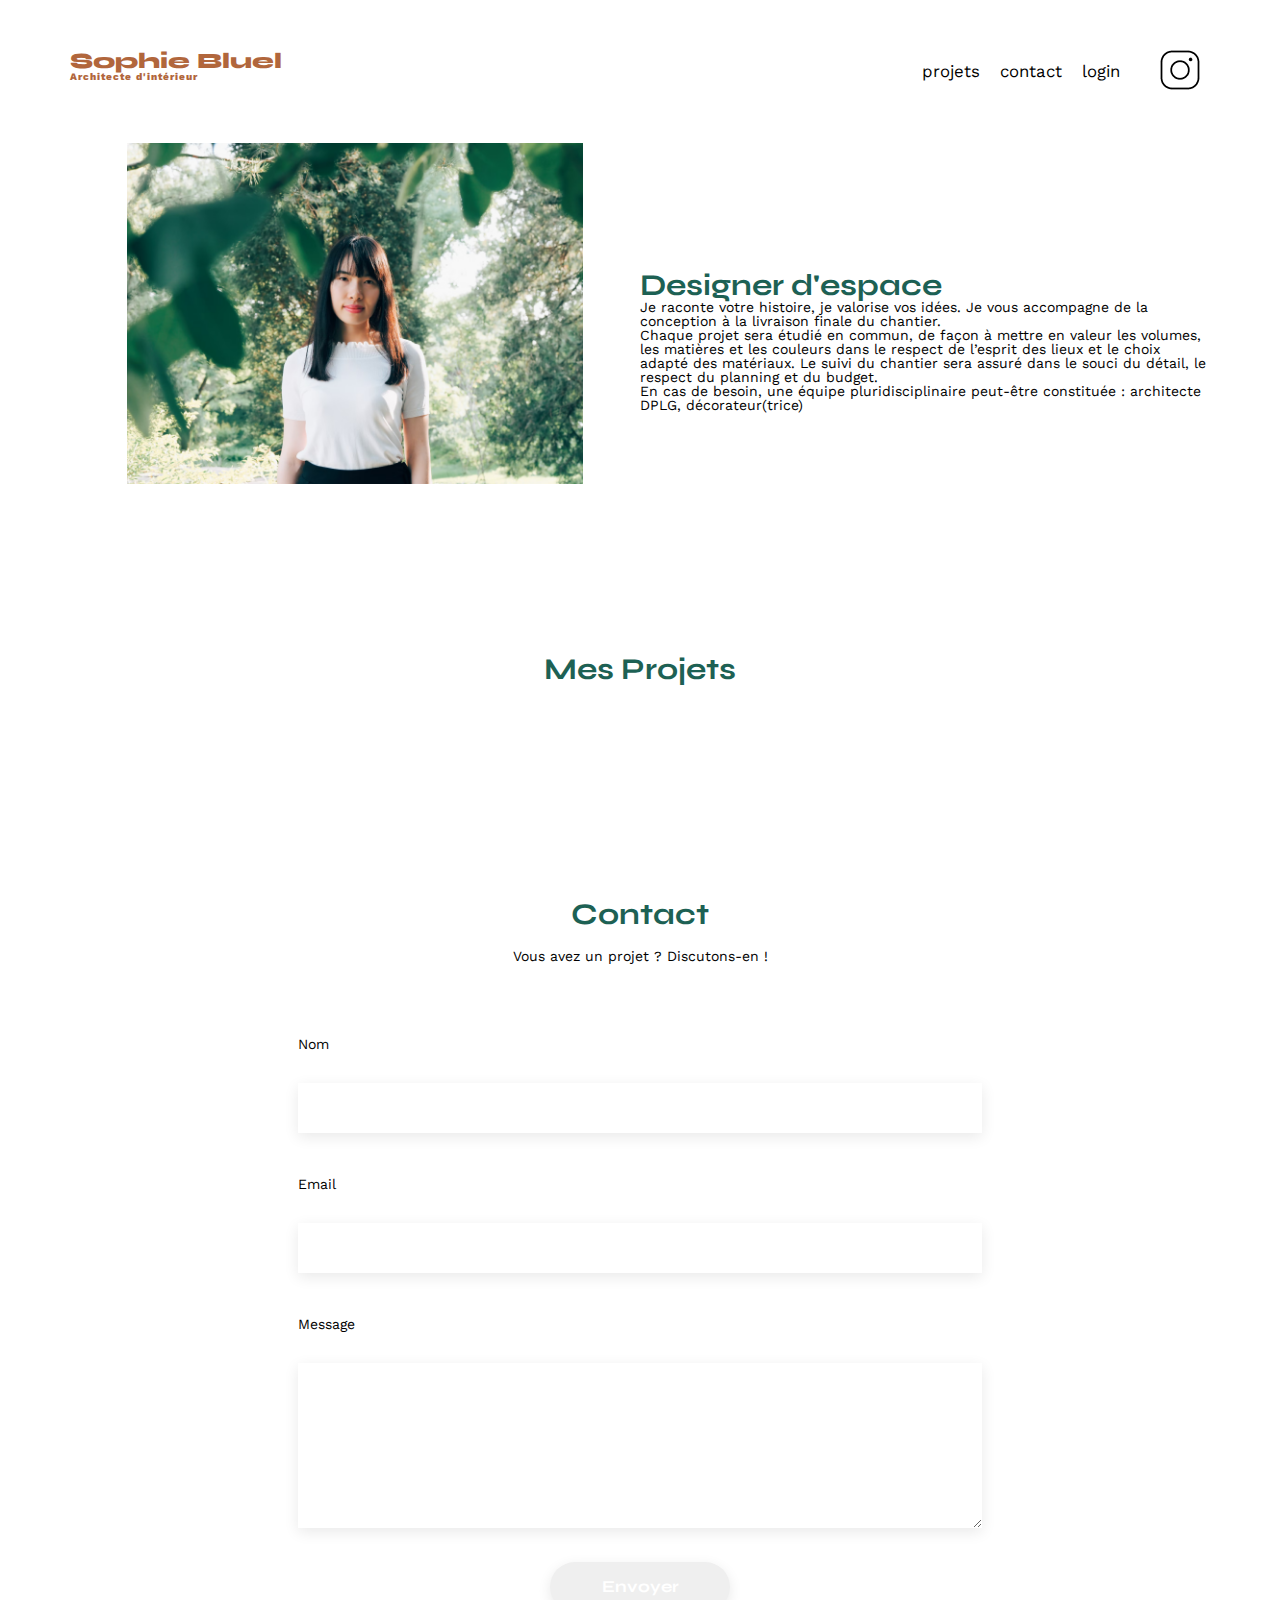
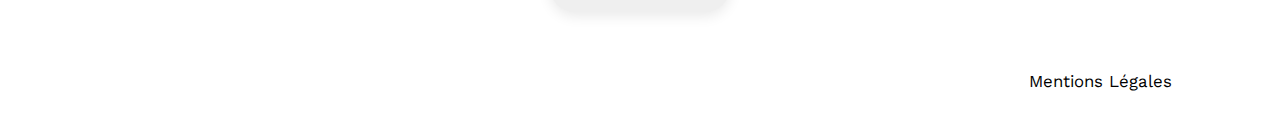
<file: FrontEnd/index.html>
<!DOCTYPE html>
<html lang="fr">
<head>
  <meta charset="UTF-8" />
  <title>Sophie Bluel - Architecte d'intérieur</title>
  <meta name="viewport" content="width=device-width, initial-scale=1.0" />
  <!-- External Fonts -->
  <link rel="preconnect" href="https://fonts.googleapis.com" />
  <link rel="preconnect" href="https://fonts.gstatic.com" crossorigin />
  <link href="https://fonts.googleapis.com/css2?family=Syne:wght@700;800&family=Work+Sans&display=swap" rel="stylesheet" />
  <!-- Font Awesome Icons -->
  <link rel="stylesheet" href="https://cdnjs.cloudflare.com/ajax/libs/font-awesome/6.2.1/css/all.min.css" integrity="sha512-MV7K8+y+gLIBoVD59lQIYicR65iaqukzvf/nwasF0nqhPay5w/9lJmVM2hMDcnK1OnMGCdVK+iQrJ7lzPJQd1w==" crossorigin="anonymous" referrerpolicy="no-referrer" />
  <!-- Custom Stylesheet -->
  <link rel="stylesheet" href="./assets/normalize.css">
  <link rel="stylesheet" href="./assets/style.css" />
  <!-- JavaScript Module -->
  <script src="./moduleJS/main.js" type="Module"></script>
</head>
<body>
  <div class="Edition">
    <i class="iconModification"></i>
  </div>
  <header>
    <h1>Sophie Bluel <span>Architecte d'intérieur</span></h1>
    <nav>
      <ul>
        <li><a href="index.html">projets</a></li>
        <li><a href="#contact">contact</a></li>
        <li><a href="./login/login.html" class="loginIn">login</a></li>
        <li><a href="./index.html" class="logoutBtn">logout</a></li>
        <li><img src="./assets/icons/instagram.png" alt="Instagram" /></li>
      </ul>
    </nav>
  </header>
  <main>
    <section id="introduction">
      <figure>
        <img src="./assets/images/sophie-bluel.png" alt=" photo de Sophie Bluel" />
        <div class="modification1">
          <i class="iconModif"></i>
          <button class="modif"></button>
        </div>
      </figure>
      <article>
        <div class="modification2">
          <i class="iconModif"></i>
          <button class="modif"></button>
        </div>
        <h2>Designer d'espace</h2>
        <p>
          Je raconte votre histoire, je valorise vos idées. Je vous accompagne
          de la conception à la livraison finale du chantier.
        </p>
        <p>
          Chaque projet sera étudié en commun, de façon à mettre en valeur les
          volumes, les matières et les couleurs dans le respect de l’esprit
          des lieux et le choix adapté des matériaux. Le suivi du chantier
          sera assuré dans le souci du détail, le respect du planning et du
          budget.
        </p>
        <p>
          En cas de besoin, une équipe pluridisciplinaire peut-être constituée
          : architecte DPLG, décorateur(trice)
        </p>
      </article>
    </section>
    <section id="portfolio">
      <div class="projetModal">
        <h2 class="PortfolioTitle">Mes Projets</h2>
        <div class="modification">
          <i class="iconModif"></i>
          <button class="modif1"></button>
        </div>
        <aside id="modalId" class="modal modalInvisibility">
          <div id="modal-photo-container" class="modal-wrapper"></div>
        </aside>
      </div>
      <div class="filtersBtn"></div>
      <div class="gallery"></div>
    </section>
    <section id="contact">
      <h2>Contact</h2>
      <p>Vous avez un projet ? Discutons-en !</p>
      <form action="#" method="post">
        <label for="name">Nom</label>
        <input type="text" name="name" id="name" />
        <label for="email">Email</label>
        <input type="email" name="email" id="email" />
        <label for="message">Message</label>
        <textarea name="message" id="message" cols="30" rows="10"></textarea>
        <input type="submit" value="Envoyer" />
      </form>
    </section>
  </main>

  <footer>
    <nav>
      <ul>
        <li>Mentions Légales</li>
      </ul>
    </nav>
  </footer>
</body>
</html>
</file>
<file: FrontEnd/assets/style.css>
/* CSS Reset */
/* http://meyerweb.com/eric/tools/css/reset/
   v2.0 | 20110126
   License: none (public domain)
*/

/* Reset default styles for HTML elements */
html, body, div, span, applet, object, iframe,
h1, h2, h3, h4, h5, h6, p, blockquote, pre,
a, abbr, acronym, address, big, cite, code,
del, dfn, em, img, ins, kbd, q, s, samp,
small, strike, strong, sub, sup, tt, var,
b, u, i, center,
dl, dt, dd, ol, ul, li,
fieldset, form, label, legend,
table, caption, tbody, tfoot, thead, tr, th, td,
article, aside, canvas, details, embed,
figure, figcaption, footer, header, hgroup,
menu, nav, output, ruby, section, summary,
time, mark, audio, video {
	margin: 0;
	padding: 0;
	border: 0;
	font-size: 100%;
	font: inherit;
	vertical-align: baseline;
}
/* HTML5 display-role reset for older browsers */
article, aside, details, figcaption, figure,
footer, header, hgroup, menu, nav, section {
	display: block;
}
body {
	line-height: 1;
}
ol, ul {
	list-style: none;
}
blockquote, q {
	quotes: none;
}
blockquote:before, blockquote:after,
q:before, q:after {
	content: '';
	content: none;
}
table {
	border-collapse: collapse;
	border-spacing: 0;
}
/** end reset css**/

/* Global Styles */
body {
	max-width: 1140px;
	margin: auto;
	font-family: 'Work Sans';
	font-size: 14px;
}

/* Header Styles */
header {
	display: flex;
	justify-content: space-between;
	margin: 50px 0;
}

/* Section Styles */
section {
	margin: 50px 0;
}

/* Heading Styles */
h1 {
	display: flex;
	flex-direction: column;
	font-family: 'Syne';
	font-size: 22px;
	font-weight: 800;
	color: #B1663C;
}

h1 > span {
	font-family: 'Work Sans';
	font-size: 10px;
	letter-spacing: 0.1em;
}

h2 {
	font-family: 'Syne';
	font-weight: 700;
	font-size: 30px;
	color: #1D6154;
}

/* Navigation Styles */
nav ul {
	display: flex;
	align-items: center;
	list-style-type: none;
}

nav li {
	padding: 0 10px;
	font-size: 1.2em;
}

nav a {
	text-decoration: none;
	color: inherit;
}

nav a:hover {
	color: #B1663C;
}

/* Introduction Section Styles */
#introduction {
	display: flex;
	align-items: center;
}

#introduction figure {
	flex: 1;
}

#introduction img {
	display: block;
	margin: auto;
	width: 80%;
}

#introduction article {
	flex: 1;
}

/* Portfolio Section Styles */
#portfolio {
	margin: 140px 0;
}

#portfolio h2 {
	margin-bottom: 35px;
	text-align: center;
}

/* Filters Button Styles */
.filters-btn__container {
	width: 100%;
	text-align: center;
	margin: 40px 0;
}

.filters-btn__container > button {
	height: 37px;
	min-width: 100px;
	color: #1D6154;
	background-color: white;
	border: 1px solid #1D6154;
	border-radius: 60px;
	font-size: 16px;
	font-weight: 700;
	padding: 10px 15px;
	margin: 6px;
}

.filters-btn__container > button:focus {
	color: white;
	background-color: #1D6154;
	transition: 300ms ease;
}

/* Gallery Styles */
.gallery {
	width: 100%;
	display: grid;
	grid-template-columns: 1fr 1fr 1fr;
	grid-column-gap: 20px;
	grid-row-gap: 20px;
}

.gallery img {
	width: 100%;
	height: 490px;
	object-fit: cover;
}

/* Contact Section Styles */
#contact {
	width: 60%;
	margin: auto;
}

#contact > * {
	text-align: center;
}

#contact h2 {
	margin-bottom: 20px;
}

#contact form {
	text-align: left;
	margin-top: 30px;
	display: flex;
	flex-direction: column;
}

#contact input {
	height: 50px;
	font-size: 1.2em;
	border: none;
	box-shadow: 0px 4px 14px rgba(0, 0, 0, 0.09);
}

#contact label {
	margin: 2em 0 1em 0;
}

#contact textarea {
	border: none;
	box-shadow: 0px 4px 14px rgba(0, 0, 0, 0.09);
}

input[type="submit"] {
	font-family: 'Syne';
	font-weight: 700;
	color: white;
	margin: 2em auto;
	width: 180px;
	text-align: center;
	border-radius: 60px;
	border: none;

}

input[type="submit"]:hover {
	cursor: pointer;

	}

.buttonEnable {
	display: block;
	align-items: center;
	background-color: #1D6154;
}

.buttonDisable {
	display: block;
	align-items: center;
	background-color: #989a9a;
}



/* Footer Styles */
footer nav ul {
	display: flex;
	justify-content: flex-end;
	margin: 2em;
}

/* Filter Styles */
a {
	text-decoration: none;
	color: black;
}

.filtersBtn {
	width: 100%;
	text-align: center;
	margin: 40px 0;
}

.filtersBtn > button {
	height: 37px;
	min-width: 100px;
	color: #1D6154;
	background-color: white;
	border: 1px solid #1D6154;
	border-radius: 60px;
	font-size: 16px;
	font-weight: 700;
	padding: 10px 15px;
	margin: 6px;
}

.filtersBtn > button:focus {
	color: white;
	background-color: #1D6154;
	transition: 300ms ease;
}

.filtersBtn > button:hover {
	cursor: pointer;
}

/* Login Styles */
.login {
	display: flex;
	align-items: center;
	justify-content: center;
	flex-direction: column;
}

.titleLogin {
	margin-top: 10%;
}

.error {
	margin-top: 20px;
	color: red;
}

.email {
	margin-top: 5%;
	margin-bottom: 3%;
	display: flex;
	flex-direction: column;
}

label {
	padding-bottom: 18px;
	margin-right: 0%;
	width: 100%;
	padding-top: 16px;
}

input {
	width: 100%;
	box-sizing: border-box;
}

.login-in {
	width: 50%;
}

input#email {
	width: 100%;
	height: 50px;
	top: 49%;
	background: #FFFFFF;
	box-shadow: 0px 4px 14px rgba(0, 0, 0, 0.09);
	border: none;
}

.MDP {
	display: flex;
	align-items: flex-start;
	justify-content: center;
	flex-direction: column;
}

input#mdp {
	height: 50px;
	background: #FFFFFF;
	box-shadow: 0px 4px 14px rgba(0, 0, 0, 0.09);
	border: none;
}

.btnConnect {
	width: 179px;
	height: 36px;
	background: #1D6154;
	border-radius: 60px;
	color: white;
	display: flex;
	align-items: center;
	justify-content: center;
	margin-top: 9%;
}

.titleBtn {
	font-family: Syne;
	font-size: 14px;
	font-weight: 700;
	line-height: 17px;
	letter-spacing: 0em;
	text-align: center;
}

.mdpForgot {
	margin-top: 0%;
	border-bottom: solid black 1px;
}

form.login-in {
	display: flex;
	flex-direction: column;
	justify-content: center;
	align-items: center;
}

/* Modal Styles */
.projetModal {
	display: flex;
	justify-content: center;
	align-items: center;
}

.modal {
	position: fixed;
	top: 0;
	left: 0;
	width: 100%;
	height: 100%;
	background: rgba(0, 0, 0, 0.8);
	box-sizing: border-box;
	display: flex;
	align-items: center;
	justify-content: center;
}

.modal-wrapper {
	background-color: white;
	width: 630px;
	max-width: calc(100vw - 20px);
	max-height: calc(100vh - 20px);
	overflow: auto;
	padding: 20px;
	display: flex;
	flex-direction: column;
	position: relative;
	box-sizing: border-box;
	border-radius: 10px;
}

.fa-regular,
.far {
	font-weight: 400;
	padding: 0px 9px 27px 26px;
}

button.modif {
	background: white;
	border: none;
	padding: 0px 0px 24px 0px;
	font-size: 13px;
}

.modification {
	display: flex;
}

.modif1:hover {
	cursor: pointer;
	color: red;
}

.modification1 {
	display: flex;
	margin: 6px 0px 0px 33px;
}

.modification2 {
	display: flex;
	margin-left: -23px;
}

.logoutBtn {
	display: none;
}

.loginIn {
	display: block;
}

.Edition {
	background: black;
	height: 50px;
	width: 100%;
	display: none;
}

button.editionBtn {
	color: white;
	background: black;
	border: none;
	margin-right: 16px;
}

button.publierBtn {
	background: white;
	border-radius: 50px;
	height: 37px;
	width: 13rem;
}

button.publierBtn:hover {
	cursor: pointer;
}

i.fa-solid.fa-pen-to-square {
	color: white;
}

button.modif1 {
	background: white;
	border: none;
	padding: 0px 0px 25px 0px;
	font-size: 13px;
}

.modalInvisibility {
	display: none;
}

i.cross.fas.fa-times {
	display: flex;
	justify-content: flex-end;
}

.modal-wrapper h3 {
	text-align: center;
	font-size: 26px;
	margin-top: 60px;
	margin-bottom: 20px;
}

.border {
	width: 75%;
	margin: auto;
	border-bottom: solid 1px black;
	margin-top: 40px;
}

.addButton {
	text-align: center;
	background-color: #1D6154;
	color: white;
	font-size: 14px;
	font-family: "syne";
	border-radius: 60px;
	border: none;
	margin: auto;
	margin-top: 36px;
	width: 40%;
	height: 36px;
	cursor: pointer;
}

.removeButton {
	border: none;
	font-family: "syne";
	background-color: white;
	color: #d65353;
	margin: 24px;
	cursor: pointer;
}

.modal-image {
	width: 80px;
	height: 100px;
	display: block;
	padding: 10px;
}

.photo-ctn {
	display: flex;
	flex-wrap: wrap;
	justify-content: center;
}

h4.modal-title {
	width: 78px;
	padding-left: 10px;
}

i.modal-trash-icon.fa-solid.fa-trash-can {
	position: absolute;
	margin: -100px 0px 0px 67px;
	display: flex;
	justify-content: center;
	align-items: center;
	color: white;
	background-color: black;
	width: 18px;
	height: 24px;
}

i.modal-trash-icon.fa-solid.fa-trash-can:hover {
	cursor: pointer;
}

i.modal-up-down-left-right-icon.fa-solid.fa-up-down-left-right {
	position: absolute;
	margin: -100px 0px 0px 42px;
	display: flex;
	justify-content: center;
	align-items: center;
	color: white;
	background-color: black;
	width: 18px;
	height: 24px;
}

i.fa-solid.fa-times.close-button {
	display: flex;
	justify-content: flex-end;
}

i.fa-solid.fa-arrow-left {
	position: absolute;
}

.addBox {
	background-color: #E8F1F6;
	border-radius: 3px;
	height: 170px;
	width: 75%;
	margin: auto;
	display: flex;
	flex-direction: column;
	align-items: center;
	position: relative;
}

.addBox p {
	font-size: 10px;
	margin-top: 4px;
}

.inputFileBtn {
	opacity: 0;
	position: absolute;
	bottom: 40px;
	cursor: pointer;
	height: 36px;
}

#Title,
#category {
	width: 100%;
	box-sizing: border-box;
	height: 50px;
	box-shadow: 0px 4px 14px rgba(0, 0, 0, 0.09);
	border: none;
	padding-left: 20px;
	margin-top: 10px;
	margin-bottom: 10px;
}

.fa-image {
	margin: 20px 20px 0px 0px;
	font-size: 56px;
	color: rgb(189, 187, 187);
	background-color: #E8F1F6;
}

.inputFileBtn {
	opacity: 0;
	position: absolute;
	bottom: 40px;
	cursor: pointer;
	height: 36px;
}

button.addImgButton {
	background: #aad3e9;
	border: none;
	border-radius: 50px;
}

img#photoPreview {
	position: absolute;
	height: 170px;
}

.arrowMove {
	display: none;
}


/* TEST */

h4.modal-title:hover {
	cursor: pointer; 
}
</file>
